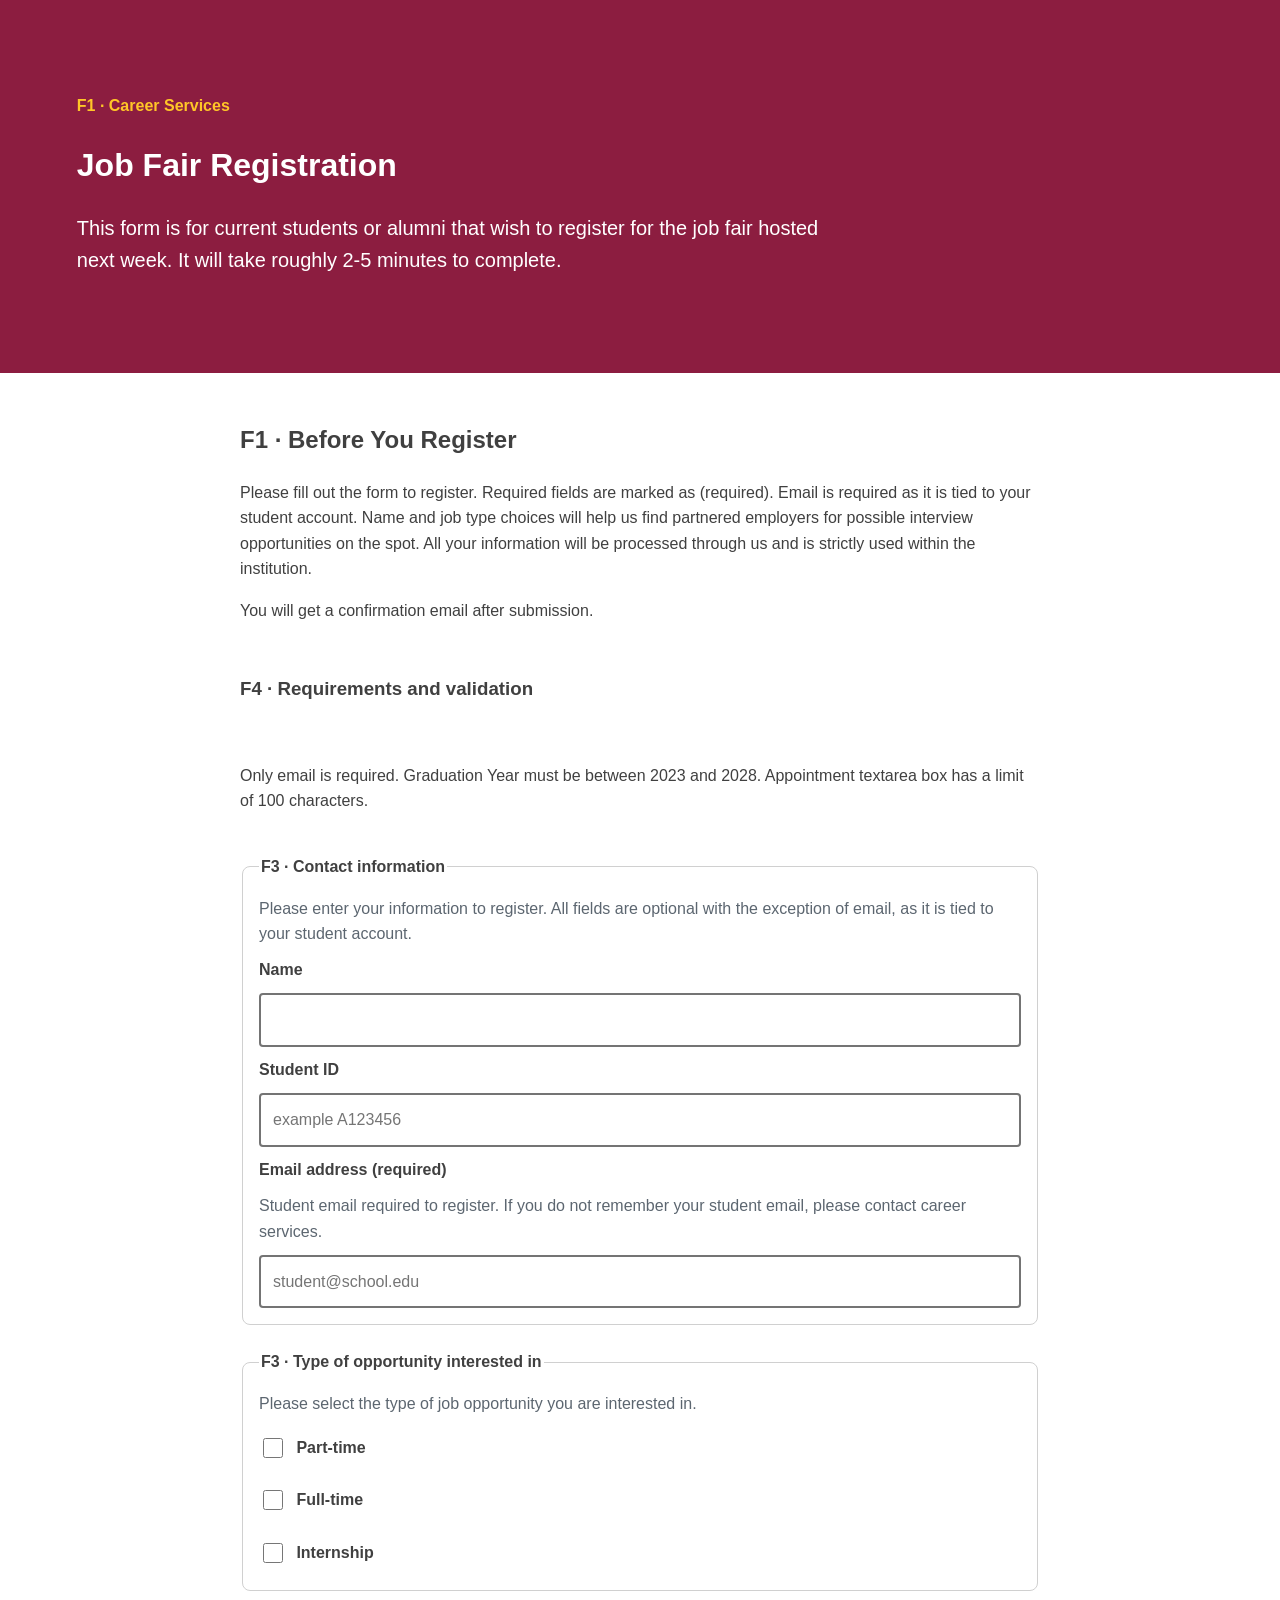
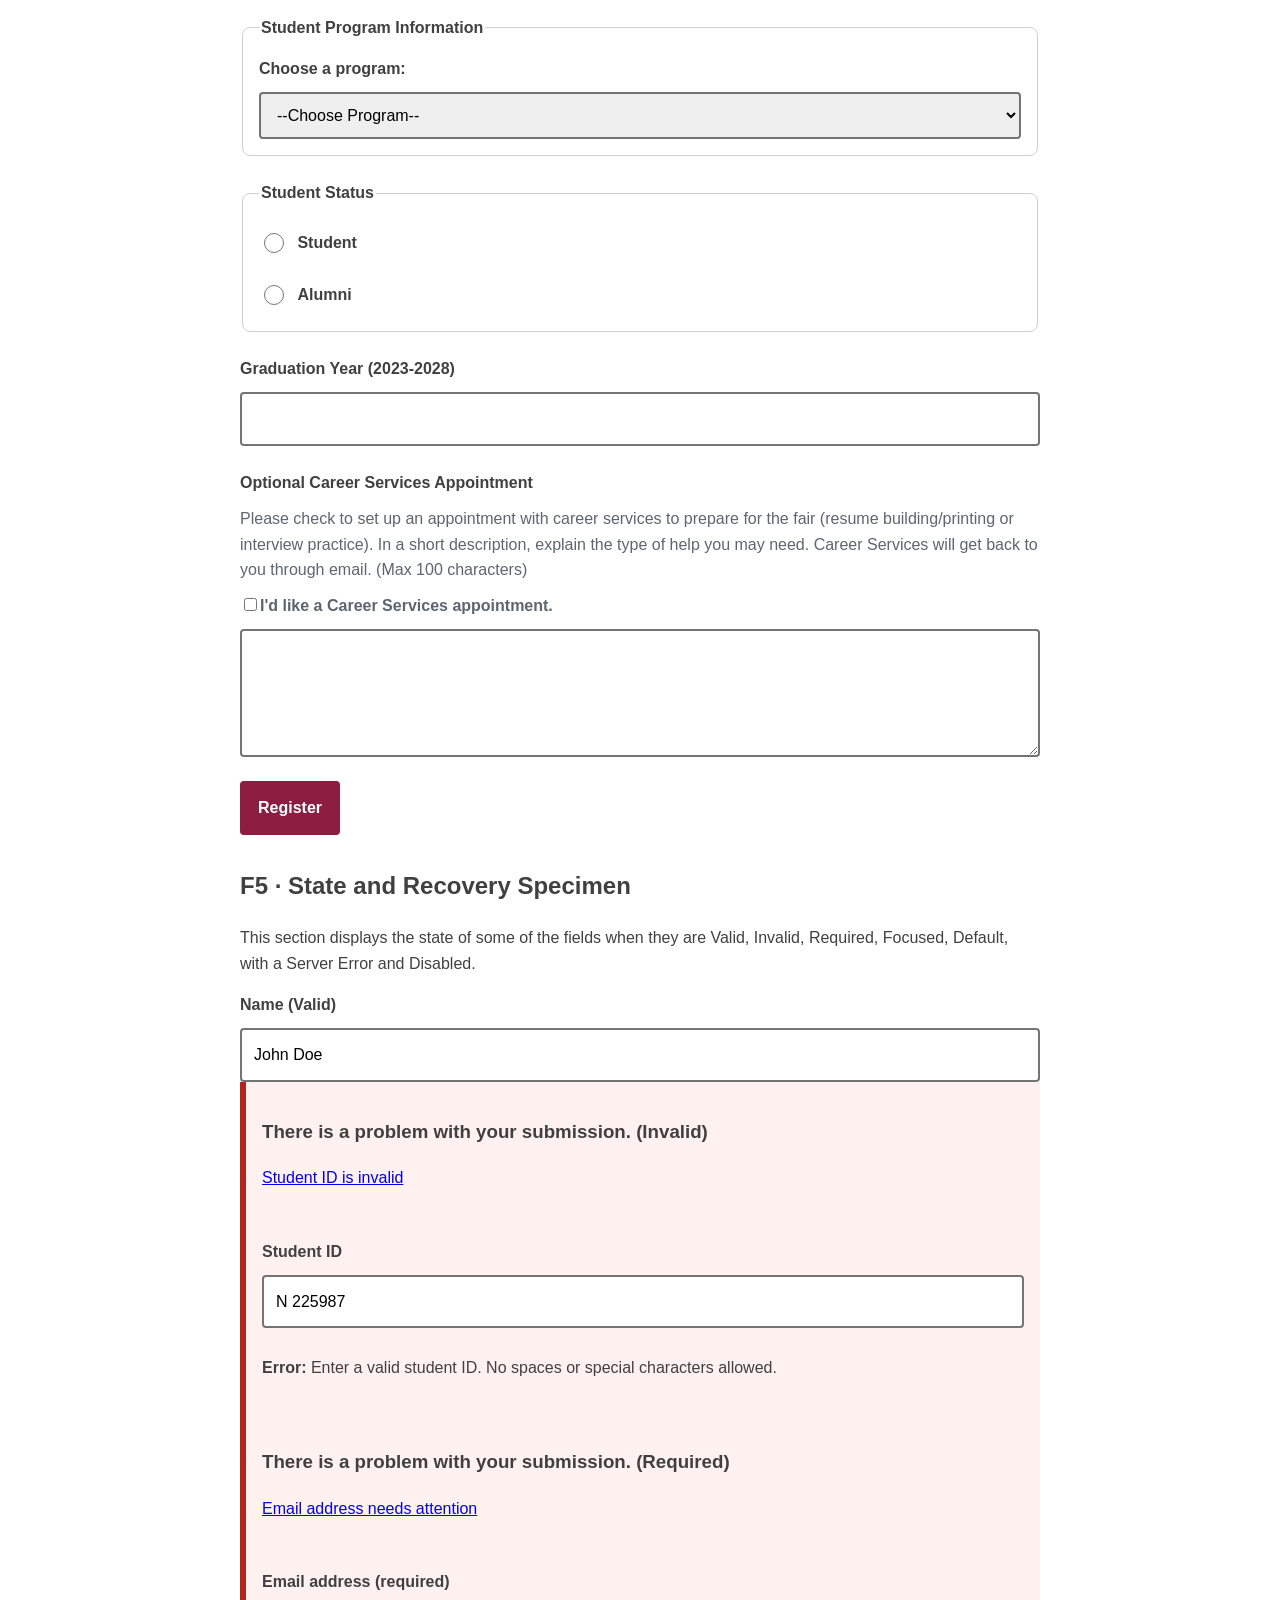
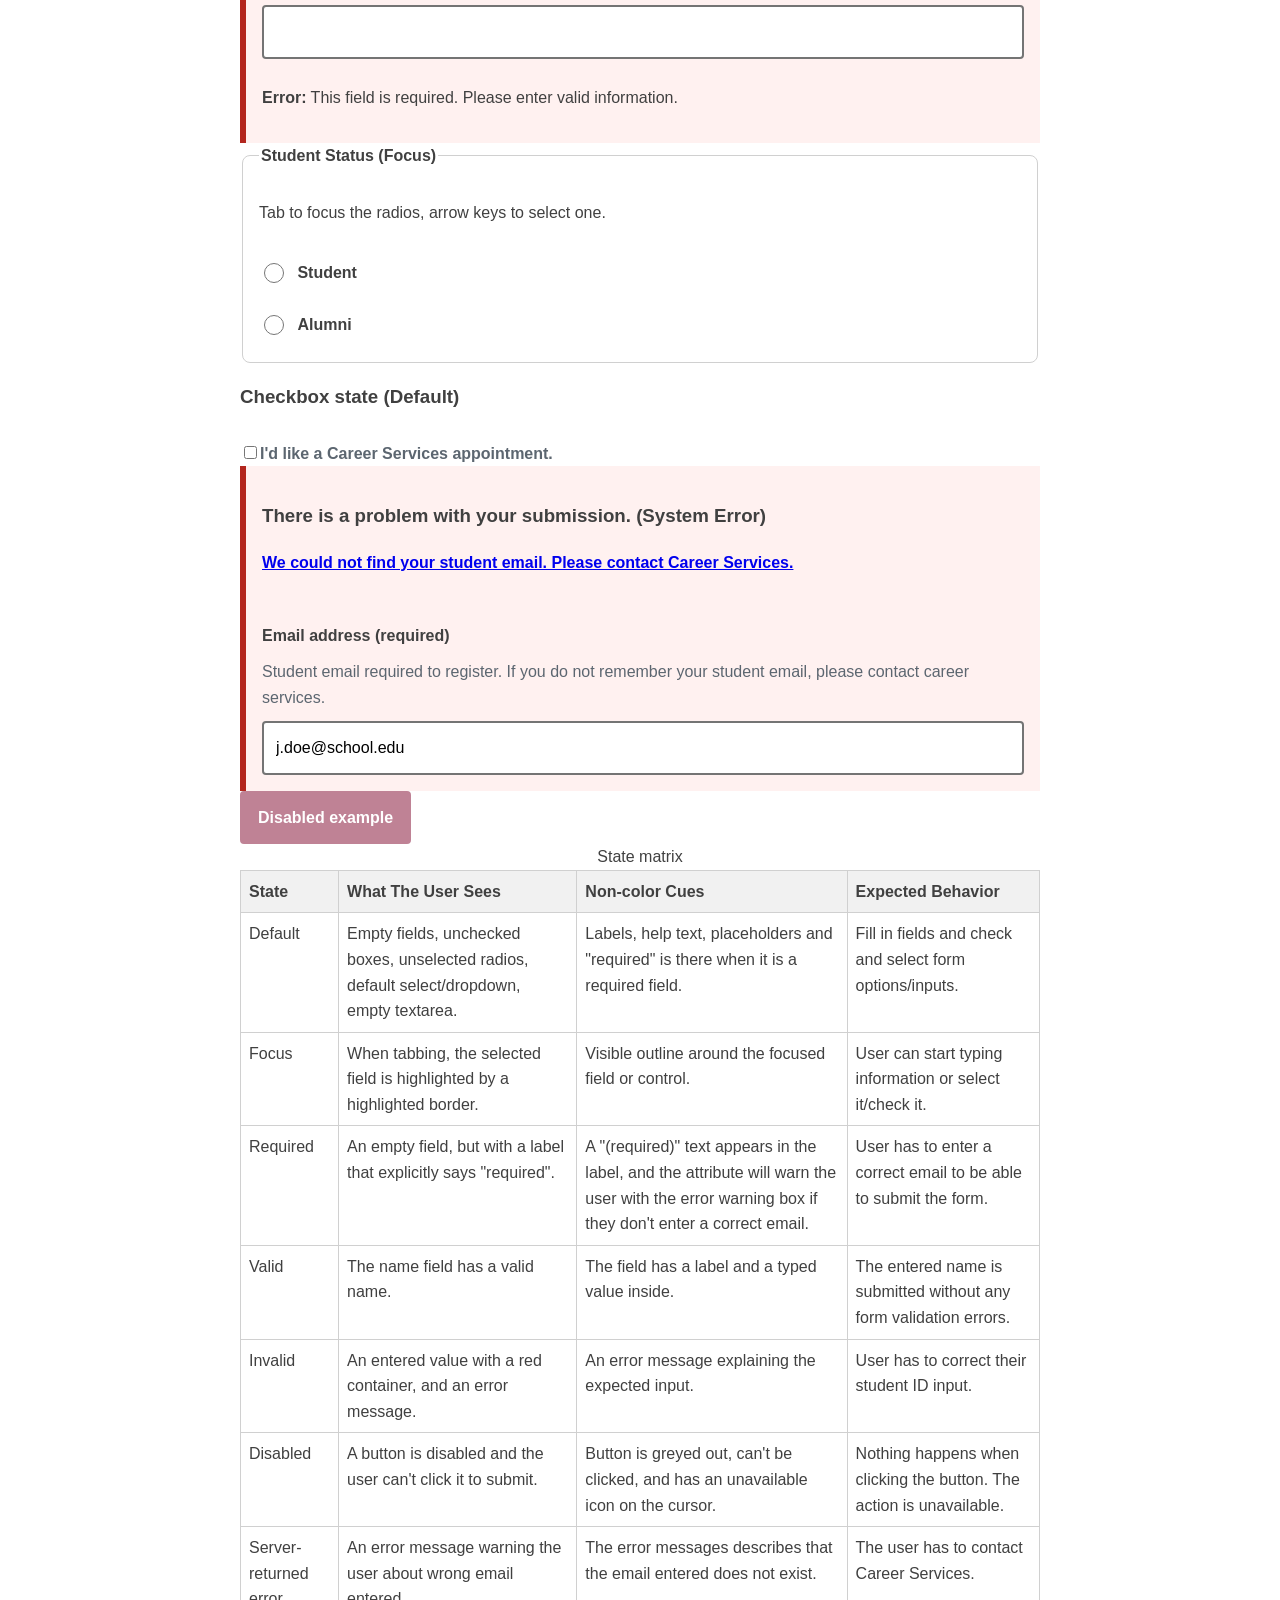
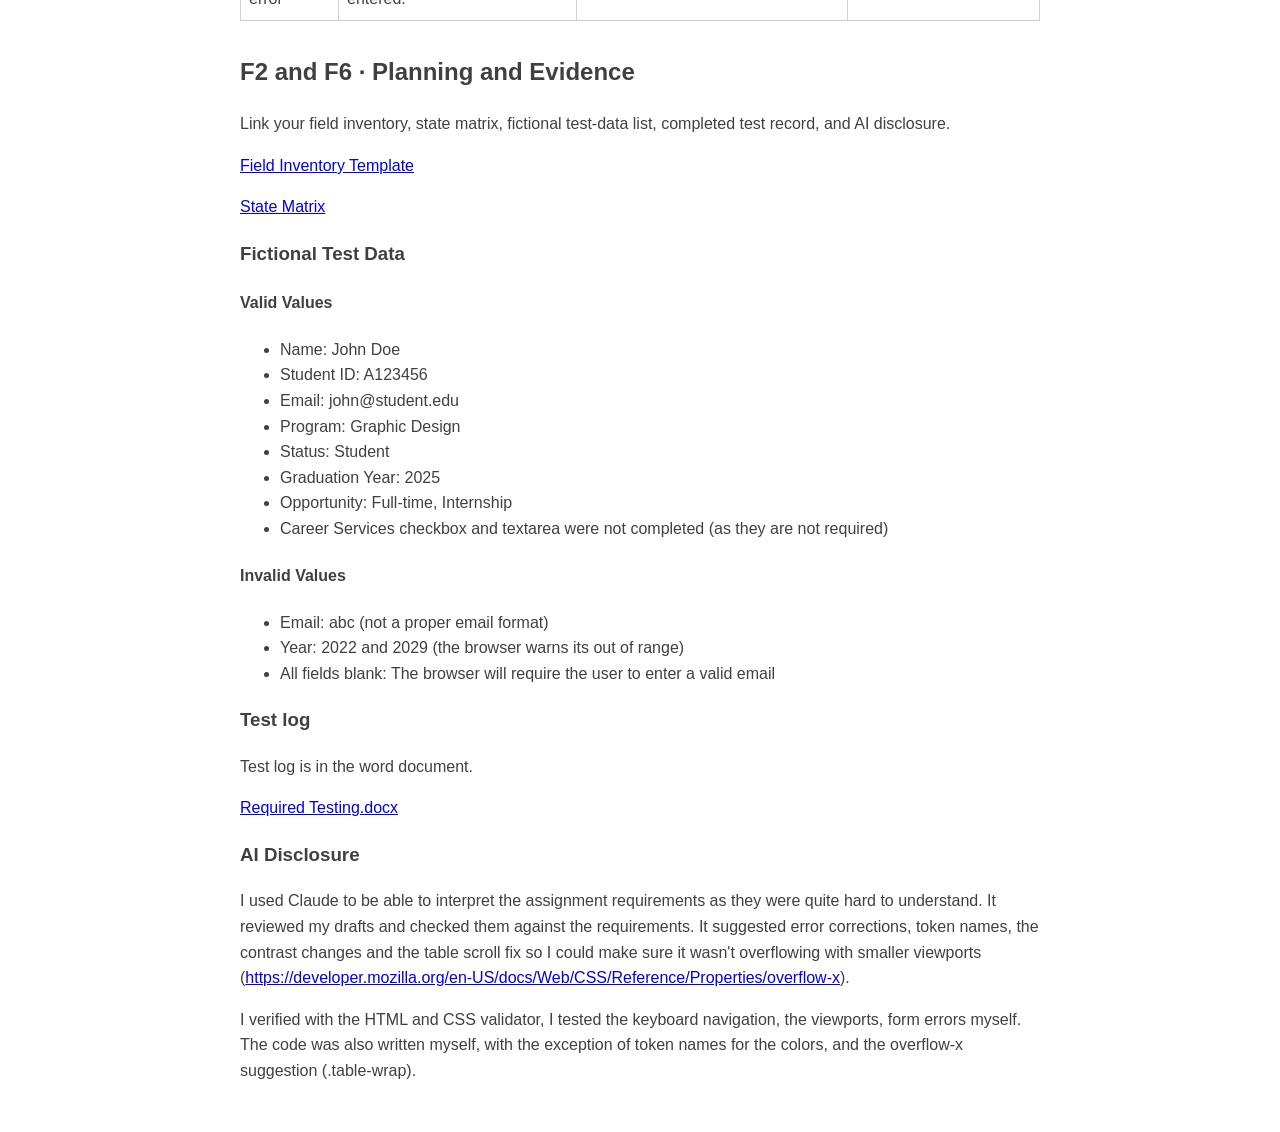
<file: index.html>
<!doctype html>
<html lang="en">

<head>
    <meta charset="utf-8">
    <meta name="viewport" content="width=device-width,initial-scale=1">
    <title>Job Fair Registration</title>
    <link rel="stylesheet" href="styles.css">
</head>

<body>
    <header class="page-header">
        <p class="eyebrow">F1 · Career Services</p>
        <h1>Job Fair Registration</h1>
        <p class="lede">This form is for current students or alumni that wish to register for the job fair hosted next
            week. It will take roughly 2-5 minutes to complete.</p>
    </header>
    <main>
        <section id="expectations">
            <h2>F1 · Before You Register</h2>
            <p>Please fill out the form to register. Required fields are marked as (required). Email is required as it
                is tied to your student account. Name and job type choices will help us find partnered employers for
                possible interview opportunities on the spot. All your information will be processed through us and is
                strictly used within the institution.
            </p>
            <p>
                You will get a confirmation email after submission.
            </p>
        </section>
        <form method="get">
            <h3>F4 · Requirements and validation</h3>
            <p>
                Only email is required. Graduation Year must be between 2023 and 2028. Appointment textarea box has a
                limit of 100 characters.
            </p>
            <!--General contact info-->
            <fieldset>
                <legend>F3 · Contact information</legend>
                <p class="help">Please enter your information to register. All fields are optional with the exception of
                    email, as it is tied to your student account.</p>
                <div class="field">
                    <label for="name">Name</label>
                    <input id="name" name="name" type="text" autocomplete="name">
                </div>
                <div class="field">
                    <label for="student-id">Student ID</label>
                    <input id="student-id" name="student-id" type="text" placeholder="example A123456">
                </div>
                <div class="field">
                    <label for="email">Email address (required)</label>
                    <p class="help" id="email-help">Student email required to register. If you do not remember your
                        student email, please contact career services.</p>
                    <input id="email" name="email" type="email" placeholder="student@school.edu"
                        aria-describedby="email-help" autocomplete="email" required>
                </div>
            </fieldset>

            <!--Opportunity interest-->
            <fieldset>
                <legend>F3 · Type of opportunity interested in</legend>
                <p class="help">Please select the type of job opportunity you are interested in.</p>
                <div class="field">

                    <label class="choice" for="part-time"><input type="checkbox" id="part-time" name="opportunity"
                            value="part-time">Part-time</label>

                    <label class="choice" for="full-time"><input type="checkbox" id="full-time" name="opportunity"
                            value="full-time">Full-time</label>

                    <label class="choice" for="internship"><input type="checkbox" id="internship" name="opportunity"
                            value="internship">Internship</label>
                </div>
            </fieldset>

            <!--Program info-->
            <fieldset>
                <legend>Student Program Information</legend>
                <div class="field">
                    <label for="program">Choose a program:</label>

                    <select name="program" id="program">
                        <option value="">--Choose Program--</option>
                        <option value="accounting">Accounting</option>
                        <option value="graphic-design">Graphic Design</option>
                        <option value="psychology">Psychology</option>
                    </select>
                </div>
            </fieldset>

            <!--Student status-->
            <fieldset>
                <legend>Student Status</legend>
                <div class="field">
                    <label class="choice"><input type="radio" name="student-status" value="student"> Student</label>
                    <label class="choice"><input type="radio" name="student-status" value="alumni"> Alumni</label>
                </div>
            </fieldset>

            <!--Graduation year-->
            <div class="field">
                <label for="graduation-year">Graduation Year (2023-2028)</label>
                <input id="graduation-year" type="number" name="graduation-year" min="2023" max="2028">
            </div>

            <div class="field">
                <!--Optional career servies help-->
                <label for="career-help-text">Optional Career Services Appointment</label>
                <p class="help" id="optional-help">Please check to set up an appointment with career services to
                    prepare for the fair (resume building/printing or interview practice). In a short description,
                    explain the type of help you may need. Career Services will get back to you through email. (Max 100
                    characters)
                </p>

                <label class="help" for="want-help"><input type="checkbox" id="want-help" name="want-help"
                        value="help-needed">I'd like a Career Services appointment.</label>
                <textarea id="career-help-text" name="optional-help" aria-describedby="optional-help"
                    maxlength="100"></textarea>
            </div>
            <button type="submit">Register</button>
        </form>
        <section id="states">
            <h2>F5 · State and Recovery Specimen</h2>
            <p>This section displays the state of some of the fields when they are Valid, Invalid, Required, Focused,
                Default, with a Server Error and Disabled.</p>

            <!--Valid-->
            <div class="field">
                <label for="valid-name">Name (Valid)</label>
                <input id="valid-name" type="text" value="John Doe">
            </div>

            <!--Invalid-->
            <div class="error-summary">
                <h3>There is a problem with your submission. (Invalid)</h3>
                <p><a href="#invalid-student-id">Student ID is invalid</a></p>
            </div>
            <div class="field field-error">
                <label for="invalid-student-id">Student ID</label>
                <input id="invalid-student-id" type="text" value="N 225987" aria-invalid="true"
                    aria-describedby="error-student-id">
                <p id="error-student-id"><strong>Error:</strong> Enter a valid student ID. No spaces or special
                    characters allowed.</p>
            </div>

            <!--Required-->
            <div class="error-summary">
                <h3>There is a problem with your submission. (Required)</h3>
                <p><a href="#error-required">Email address needs attention</a></p>
            </div>
            <div class="field field-error">
                <label for="error-required">Email address (required)</label>
                <input id="error-required" type="email" value="" aria-invalid="true"
                    aria-describedby="error-msg-required" required>
                <p id="error-msg-required"><strong>Error:</strong> This field is required. Please enter valid
                    information.
                </p>
            </div>

            <!--Focus-->
            <fieldset>
                <legend>Student Status (Focus)</legend>
                <p>Tab to focus the radios, arrow keys to select one.</p>
                <div class="field">
                    <label class="choice"><input type="radio" name="focus-example" value="student"> Student</label>
                    <label class="choice"><input type="radio" name="focus-example" value="alumni"> Alumni</label>
                </div>
            </fieldset>

            <!--Default-->
            <div class="field">
                <h3>Checkbox state (Default)</h3>
                <label class="help" for="default-want-help"><input type="checkbox" id="default-want-help">I'd like a
                    Career Services appointment.</label>
            </div>
            <!--Server Static Error-->
            <div class="error-summary">
                <h3>There is a problem with your submission. (System Error)</h3>
                <p id="unknown-message"><a href="#unknown-email"><strong>We could not find your student email. Please
                            contact Career Services.</strong></a></p>
            </div>
            <div class="field field-error">
                <label for="unknown-email">Email address (required)</label>
                <p class="help">Student email required to register. If you do not remember your
                    student email, please contact career services.</p>
                <input id="unknown-email" type="email" value="j.doe@school.edu" aria-invalid="true"
                    aria-describedby="unknown-message" required>
            </div>

            <!--Disabled-->
            <div class="field">
                <button type="button" disabled>Disabled example</button>
            </div>

            <!--State Matrix-->
            <div class="table-wrap" id="state-matrix" tabindex="0">
                <table>
                    <caption>State matrix</caption>
                    <thead>
                        <tr>
                            <th>State</th>
                            <th>What The User Sees</th>
                            <th>Non-color Cues</th>
                            <th>Expected Behavior</th>
                        </tr>
                    </thead>
                    <tbody>
                        <!--Default-->
                        <tr>
                            <td>Default</td>
                            <td>Empty fields, unchecked boxes, unselected radios, default select/dropdown, empty
                                textarea.
                            </td>
                            <td>Labels, help text, placeholders and "required" is there when it is a required field.
                            </td>
                            <td>Fill in fields and check and select form options/inputs.</td>
                        </tr>
                        <!--Focus-->
                        <tr>
                            <td>Focus</td>
                            <td>When tabbing, the selected field is highlighted by a highlighted border.</td>
                            <td>Visible outline around the focused field or control.</td>
                            <td>User can start typing information or select it/check it.</td>
                        </tr>
                        <!--Required-->
                        <tr>
                            <td>Required</td>
                            <td>An empty field, but with a label that explicitly says "required".</td>
                            <td>A "(required)" text appears in the label, and the attribute will warn the user with the
                                error
                                warning box if they don't enter a correct email.</td>
                            <td>User has to enter a correct email to be able to submit the form.</td>
                        </tr>
                        <!--Valid-->
                        <tr>
                            <td>Valid</td>
                            <td>The name field has a valid name.</td>
                            <td>The field has a label and a typed value inside.</td>
                            <td>The entered name is submitted without any form validation errors.</td>
                        </tr>
                        <!--Invalid-->
                        <tr>
                            <td>Invalid</td>
                            <td>An entered value with a red container, and an error message.</td>
                            <td>An error message explaining the expected input.</td>
                            <td>User has to correct their student ID input.</td>
                        </tr>
                        <!--Disabled-->
                        <tr>
                            <td>Disabled</td>
                            <td>A button is disabled and the user can't click it to submit.</td>
                            <td>Button is greyed out, can't be clicked, and has an unavailable icon on the cursor.</td>
                            <td>Nothing happens when clicking the button. The action is unavailable.</td>
                        </tr>
                        <!--Server Error-->
                        <tr>
                            <td>Server-returned error</td>
                            <td>An error message warning the user about wrong email entered.</td>
                            <td>The error messages describes that the email entered does not exist.</td>
                            <td>The user has to contact Career Services.</td>
                        </tr>
                    </tbody>
                </table>
            </div>
        </section>
        <section id="documentation">
            <h2>F2 and F6 · Planning and Evidence</h2>
            <p>Link your field inventory, state matrix, fictional test-data list, completed test record, and AI
                disclosure.</p>
            <p>
                <a href="field-inventory-template.html">Field Inventory Template</a>
            </p>
            <p>
                <a href="#state-matrix">State Matrix</a>
            </p>
            <h3>Fictional Test Data</h3>
            <h4>Valid Values</h4>
            <ul>
                <li>Name: John Doe</li>
                <li>Student ID: A123456</li>
                <li>Email: john@student.edu</li>
                <li>Program: Graphic Design</li>
                <li>Status: Student</li>
                <li>Graduation Year: 2025</li>
                <li>Opportunity: Full-time, Internship</li>
                <li>Career Services checkbox and textarea were not completed (as they are not required)</li>
            </ul>
            <h4>Invalid Values</h4>
            <ul>
                <li>Email: abc (not a proper email format)</li>
                <li>Year: 2022 and 2029 (the browser warns its out of range)</li>
                <li>All fields blank: The browser will require the user to enter a valid email</li>
            </ul>

            <h3>Test log</h3>
            <p>Test log is in the word document.</p>
            <p><a href="Required Testing.docx">Required Testing.docx</a></p>

            <h3>AI Disclosure</h3>
            <p>
                I used Claude to be able to interpret the assignment requirements as they were quite hard to understand.
                It reviewed my drafts and checked them against the requirements. It suggested error corrections, token
                names, the contrast changes and the table scroll fix so I could make sure it wasn't overflowing with
                smaller viewports (<a
                    href="https://developer.mozilla.org/en-US/docs/Web/CSS/Reference/Properties/overflow-x">https://developer.mozilla.org/en-US/docs/Web/CSS/Reference/Properties/overflow-x</a>).
            </p>
            <p>
                I verified with the HTML and CSS validator, I tested the keyboard navigation, the viewports, form errors
                myself. The code was also written myself, with the exception of token names for the colors, and the
                overflow-x suggestion (.table-wrap).
            </p>
        </section>
    </main>
</body>

</html>
</file>
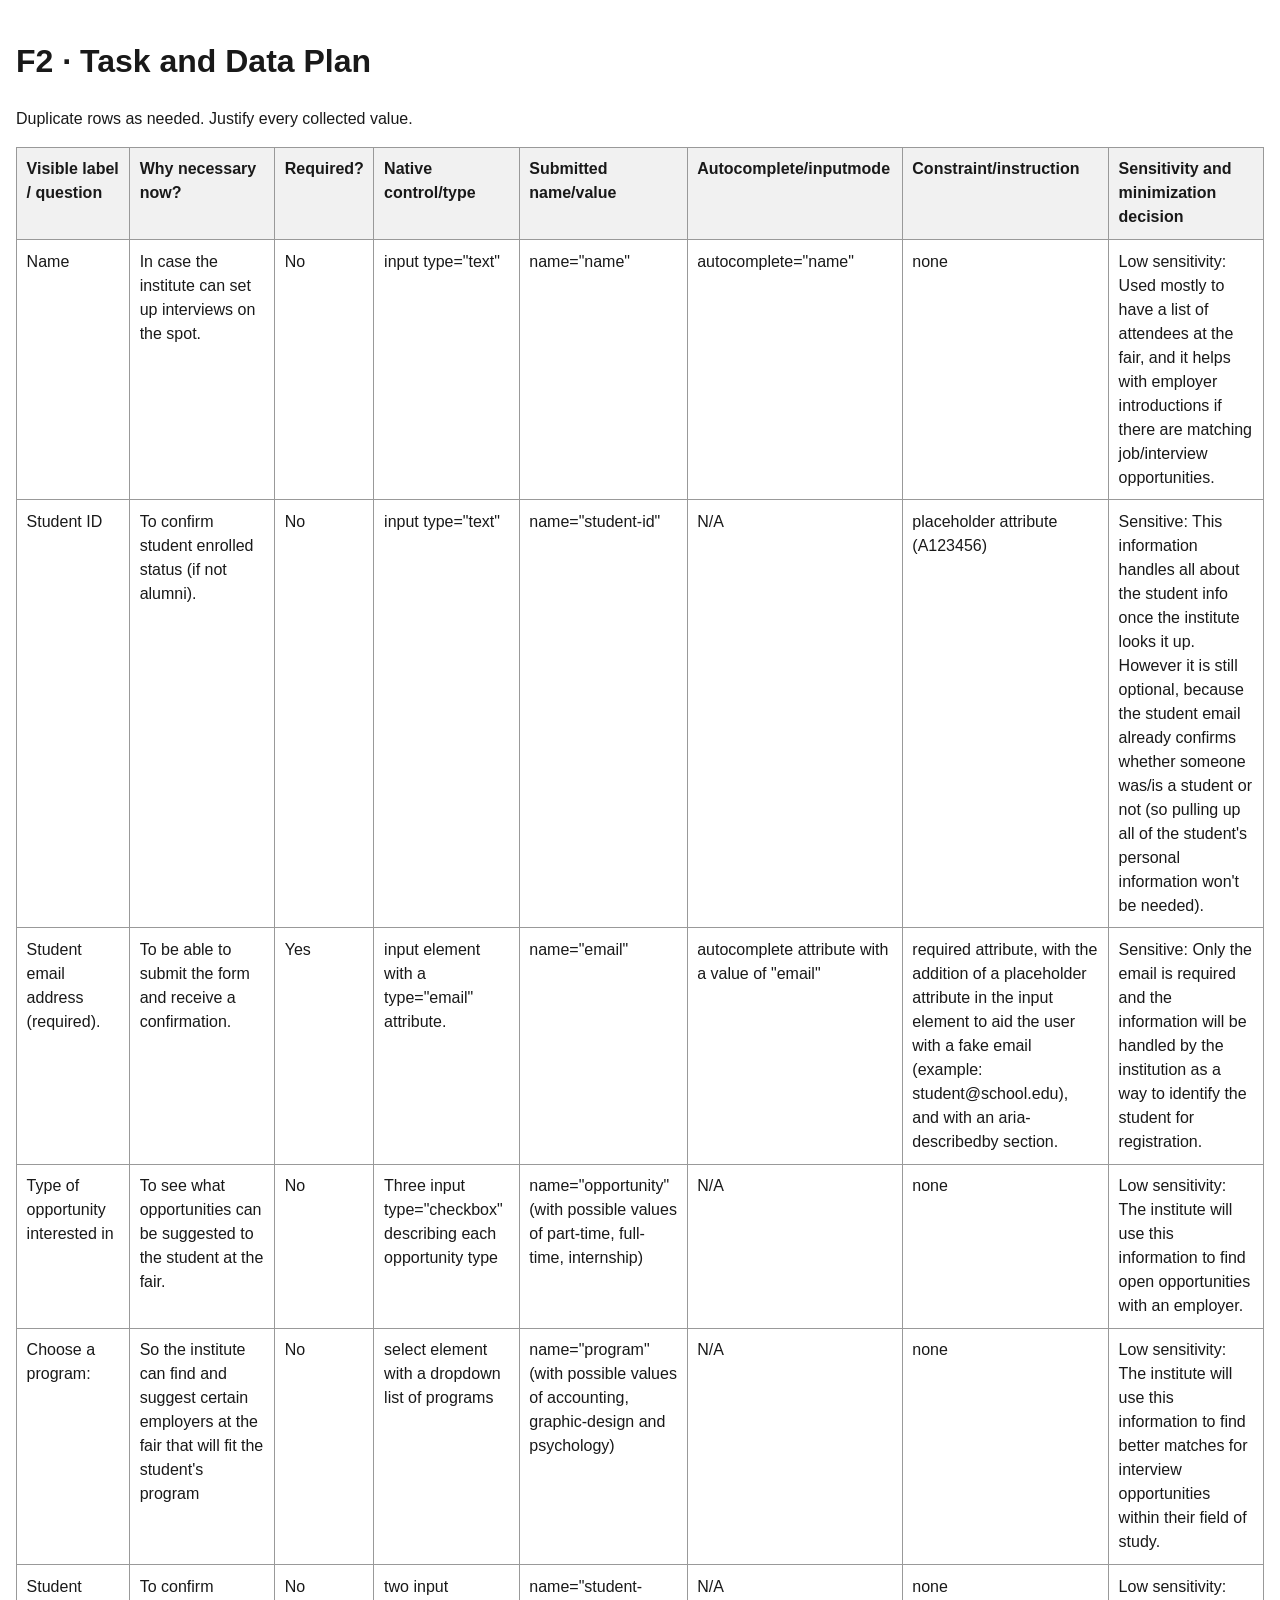
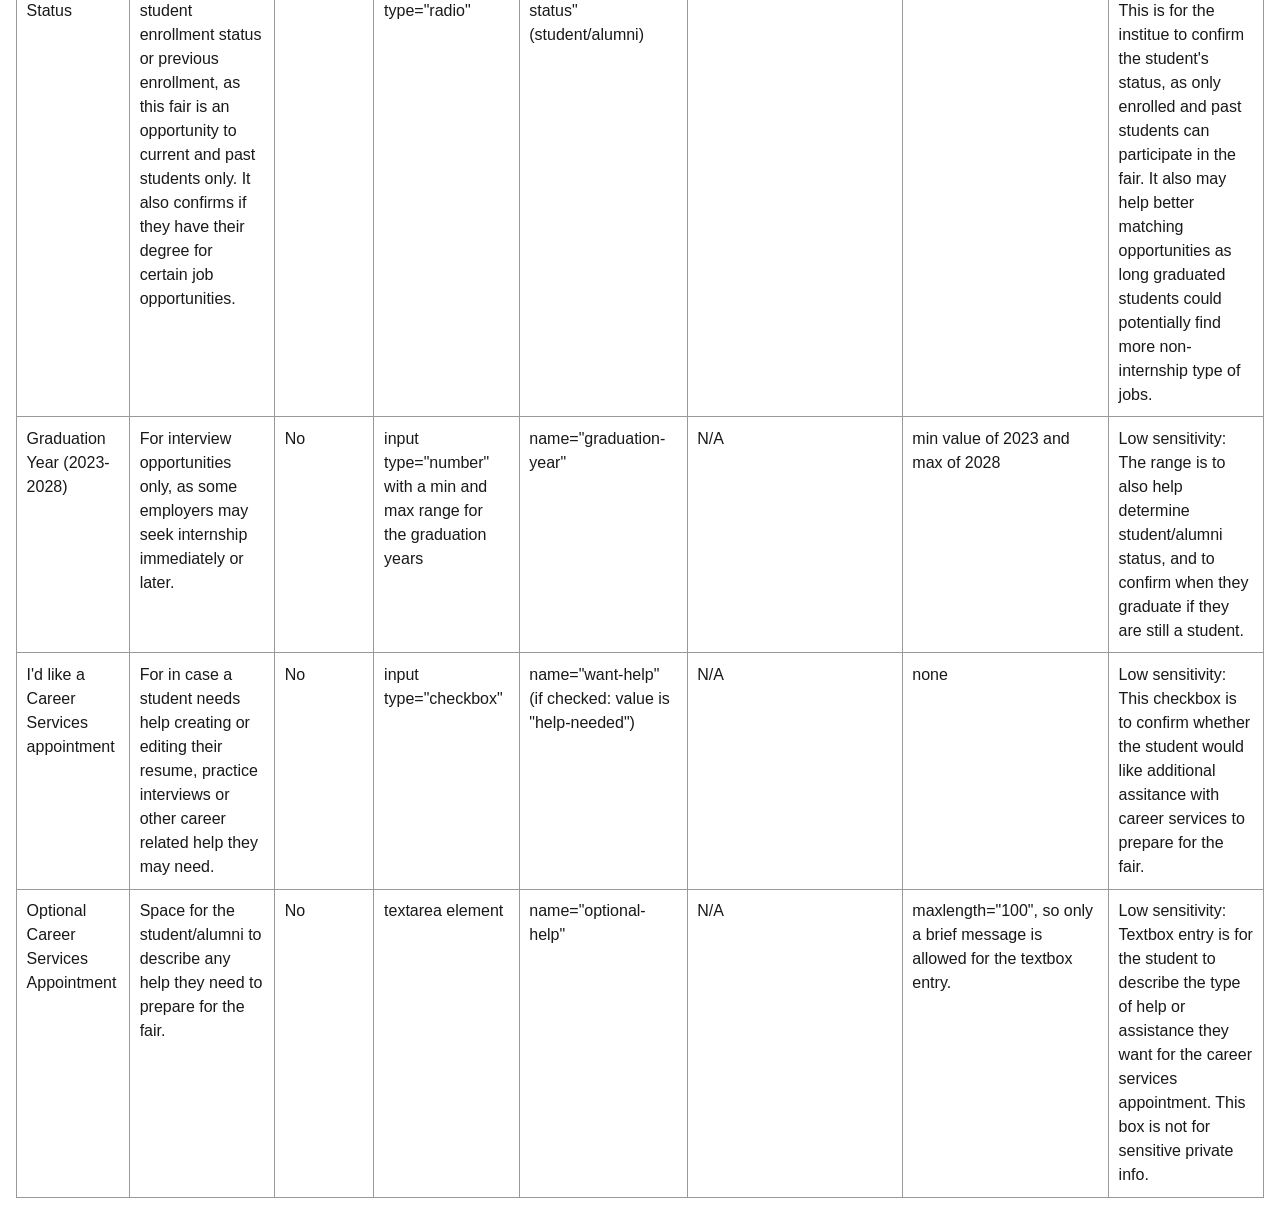
<file: field-inventory-template.html>
<!doctype html>
<html lang="en">

<head>
    <meta charset="utf-8">
    <meta name="viewport" content="width=device-width,initial-scale=1">
    <title>Field Inventory</title>
    <style>
        body {
            font-family: Arial, sans-serif;
            line-height: 1.5;
            max-width: 80rem;
            margin: auto;
            padding: 1rem;
            color: #191919;
        }

        table {
            width: 100%;
            border-collapse: collapse;
        }

        th,
        td {
            padding: .6rem;
            border: 1px solid #999;
            text-align: left;
            vertical-align: top;
        }

        th {
            background: #f1f1f1;
        }
    </style>
</head>

<body>
    <h1>F2 · Task and Data Plan</h1>
    <p>Duplicate rows as needed. Justify every collected value.</p>
    <table>
        <thead>
            <tr>
                <th>Visible label / question</th>
                <th>Why necessary now?</th>
                <th>Required?</th>
                <th>Native control/type</th>
                <th>Submitted name/value</th>
                <th>Autocomplete/inputmode</th>
                <th>Constraint/instruction</th>
                <th>Sensitivity and minimization decision</th>
            </tr>
        </thead>
        <tbody>
            <!--Name (text field)-->
            <tr>
                <td>Name</td>
                <td>In case the institute can set up interviews on the spot.</td>
                <td>No</td>
                <td>input type="text"</td>
                <td>name="name"</td>
                <td>autocomplete="name"</td>
                <td>none</td>
                <td>Low sensitivity: Used mostly to have a list of attendees at the fair, and it helps with employer
                    introductions if there are matching job/interview opportunities.</td>
            </tr>
            <!--Student ID (text field)-->
            <tr>
                <td>Student ID</td>
                <td>To confirm student enrolled status (if not alumni).</td>
                <td>No</td>
                <td>input type="text"</td>
                <td>name="student-id"</td>
                <td>N/A</td>
                <td>placeholder attribute (A123456)</td>
                <td>Sensitive: This information handles all about the student info once the institute looks it up.
                    However it is still optional, because the student email already confirms whether someone was/is a
                    student or not (so pulling up all of the student's personal information won't be needed).</td>
            </tr>
            <!--Email (email field)-->
            <tr>
                <td>Student email address (required).</td>
                <td>To be able to submit the form and receive a confirmation.</td>
                <td>Yes</td>
                <td>input element with a type="email" attribute.</td>
                <td>name="email"</td>
                <td>autocomplete attribute with a value of "email"</td>
                <td>required attribute, with the addition of a placeholder attribute in the input element to aid the
                    user with a fake email (example: student@school.edu), and with an aria-describedby section.</td>
                <td>Sensitive: Only the email is required and the information will be handled by the institution as a
                    way to identify the student for registration.</td>
            </tr>
            <!--Type of opportunity (checkboxes)-->
            <tr>
                <td>Type of opportunity interested in</td>
                <td>To see what opportunities can be suggested to the student at the fair.</td>
                <td>No</td>
                <td>Three input type="checkbox" describing each opportunity type</td>
                <td>name="opportunity" (with possible values of part-time, full-time, internship)</td>
                <td>N/A</td>
                <td>none</td>
                <td>Low sensitivity: The institute will use this information to find open opportunities with an
                    employer.</td>
            </tr>
            <!--Program (dropdown/select)-->
            <tr>
                <td>Choose a program:</td>
                <td>So the institute can find and suggest certain employers at the fair that will fit the student's
                    program</td>
                <td>No</td>
                <td>select element with a dropdown list of programs</td>
                <td>name="program" (with possible values of accounting, graphic-design and psychology)</td>
                <td>N/A</td>
                <td>none</td>
                <td>Low sensitivity: The institute will use this information to find better matches for interview
                    opportunities within
                    their field of study.</td>
            </tr>
            <!--Student status (radios)-->
            <tr>
                <td>Student Status</td>
                <td>To confirm student enrollment status or previous enrollment, as this fair is an opportunity to
                    current and past students only. It also confirms if they have their degree for certain job
                    opportunities.</td>
                <td>No</td>
                <td>two input type="radio"</td>
                <td>name="student-status" (student/alumni)</td>
                <td>N/A</td>
                <td>none</td>
                <td>Low sensitivity: This is for the institue to confirm the student's status, as only enrolled and past
                    students can
                    participate in the fair. It also may help better matching opportunities as long graduated students
                    could potentially find more non-internship type of jobs.</td>
            </tr>
            <!--Graduation year (numbers min/max)-->
            <tr>
                <td>Graduation Year (2023-2028)</td>
                <td>For interview opportunities only, as some employers may seek internship immediately or later.</td>
                <td>No</td>
                <td>input type="number" with a min and max range for the graduation years</td>
                <td>name="graduation-year"</td>
                <td>N/A</td>
                <td>min value of 2023 and max of 2028</td>
                <td>Low sensitivity: The range is to also help determine student/alumni status, and to confirm when they
                    graduate if they
                    are still a student.</td>
            </tr>
            <!--Appointment (checkbox)-->
            <tr>
                <td>I'd like a Career Services appointment</td>
                <td>For in case a student needs help creating or editing their resume, practice interviews or other
                    career related help they may need.</td>
                <td>No</td>
                <td>input type="checkbox"</td>
                <td>name="want-help" (if checked: value is "help-needed")</td>
                <td>N/A</td>
                <td>none</td>
                <td>Low sensitivity: This checkbox is to confirm whether the student would like additional assitance
                    with career services
                    to prepare for the fair.</td>
            </tr>
            <!--Appointment help texbox (textarea with character limit)-->
            <tr>
                <td>Optional Career Services Appointment</td>
                <td>Space for the student/alumni to describe any help they need to prepare for the fair.</td>
                <td>No</td>
                <td>textarea element</td>
                <td>name="optional-help"</td>
                <td>N/A</td>
                <td>maxlength="100", so only a brief message is allowed for the textbox entry.</td>
                <td>Low sensitivity: Textbox entry is for the student to describe the type of help or assistance they
                    want for the career
                    services appointment. This box is not for sensitive private info.</td>
            </tr>
        </tbody>
    </table>
</body>

</html>
</file>
<file: styles.css>
:root {
    /*Color*/
    --maroon-700: #8c1d40;
    --red-700: #b3261e;
    --red-50: #fff1f0;
    --gold-500: #ffc627;
    --blue-500: #0000EE;
    --gray-700: #404040;
    --gray-500: #5c6670;
    --gray-400: #747474;
    --gray-200: #d0d0d0;
    --gray-50: #f1f1f1;
    --pure-white: #ffffff;

    /* Spacing */
    --space-sml: 0.5rem;
    --space-med: 1rem;
    --measure: 68ch;

    /* Radius */
    --radius-med: 0.5rem;

    /* Type */
    --font-family-default: Arial, sans-serif;

    /* Semantic tokens */
    --color-background: var(--gray-50);
    --color-surface: var(--pure-white);
    --color-text: var(--gray-700);
    --color-action: var(--maroon-700);
    --color-accent: var(--gold-500);
    --color-text-on-dark: var(--pure-white);
    --color-border: var(--gray-400);
    --color-border-subtle: var(--gray-200);
    --color-focus: var(--blue-500);

    --color-error: var(--red-700);
    --color-error-bg: var(--red-50);
    --color-muted: var(--gray-500);
}

*,
*::before,
*::after {
    /* Keeping this so the layout widths are consistent */
    box-sizing: border-box;
}

body {
    margin: 0;
    color: var(--color-text);
    background: var(--color-surface);
    font-family: var(--font-family-default);
    line-height: 1.6;
}

.page-header {
    padding: clamp(2rem, 6vw, 5rem);
    background: var(--color-action);
    color: var(--color-text-on-dark);
}

.eyebrow {
    color: var(--color-accent);
    font-weight: 700;
}

.lede {
    max-width: var(--measure);
    font-size: 1.25rem;
}

main {
    max-width: 52rem;
    margin: auto;
    padding: var(--space-med);
}

section,
form {
    margin-block: 2rem;
}

form,
fieldset,
.field {
    display: grid;
    gap: .65rem;
}

form {
    gap: 1.5rem;
}

fieldset {
    padding: 1rem;
    border: 1px solid var(--color-border-subtle);
    border-radius: var(--radius-med);
}

legend,
label {
    font-weight: 700;
}

.help {
    margin: 0;
    color: var(--color-muted);
}

input,
select,
textarea,
button {
    /* Fixing form elements to match the desired font,
 because otherwise it uses the browser's -moz-button */
    font: inherit;
}

input:not([type="radio"]):not([type="checkbox"]),
select,
textarea {
    width: 100%;
    padding: .75rem;
    border: 2px solid var(--color-border);
    border-radius: .25rem;
}

textarea {
    min-height: 8rem;
    resize: vertical;
}

.choice {
    display: flex;
    gap: .65rem;
    align-items: flex-start;
    padding: .5rem 0;
}

.choice input {
    inline-size: 1.25rem;
    block-size: 1.25rem;
}

button {
    justify-self: start;
    min-height: 44px;
    padding: .75rem 1rem;
    background: var(--color-action);
    color: var(--color-text-on-dark);
    border: 2px solid var(--color-action);
    border-radius: .25rem;
    font-weight: 700;
}

:focus-visible {
    /* Making the focus more visible with default blue, as
    it helps keyboard users see better where they are */
    outline: .2rem solid var(--color-focus);
    outline-offset: .2rem;
}

.error-summary,
.field-error {
    padding: 1rem;
    border-left: .4rem solid var(--color-error);
    background: var(--color-error-bg);
}

.field-error input {
    border-color: var(--color-error);
}

button:disabled {
    opacity: .55;
    cursor: not-allowed;
}

/*Table format*/
table {
    border-collapse: collapse;
}

th,
td {
    border: 1px solid var(--color-border-subtle);
    padding: var(--space-sml);
    text-align: left;
    vertical-align: top;
}

th {
    background: var(--color-background);
}

/*Table only will scroll instead of having
the entire page become horizontally scrollable*/
.table-wrap {
  overflow-x: auto;
}

@media (min-width:48rem) {
    .paired-fields {
        display: grid;
        grid-template-columns: 1fr 1fr;
        gap: 1rem;
    }
}
</file>
